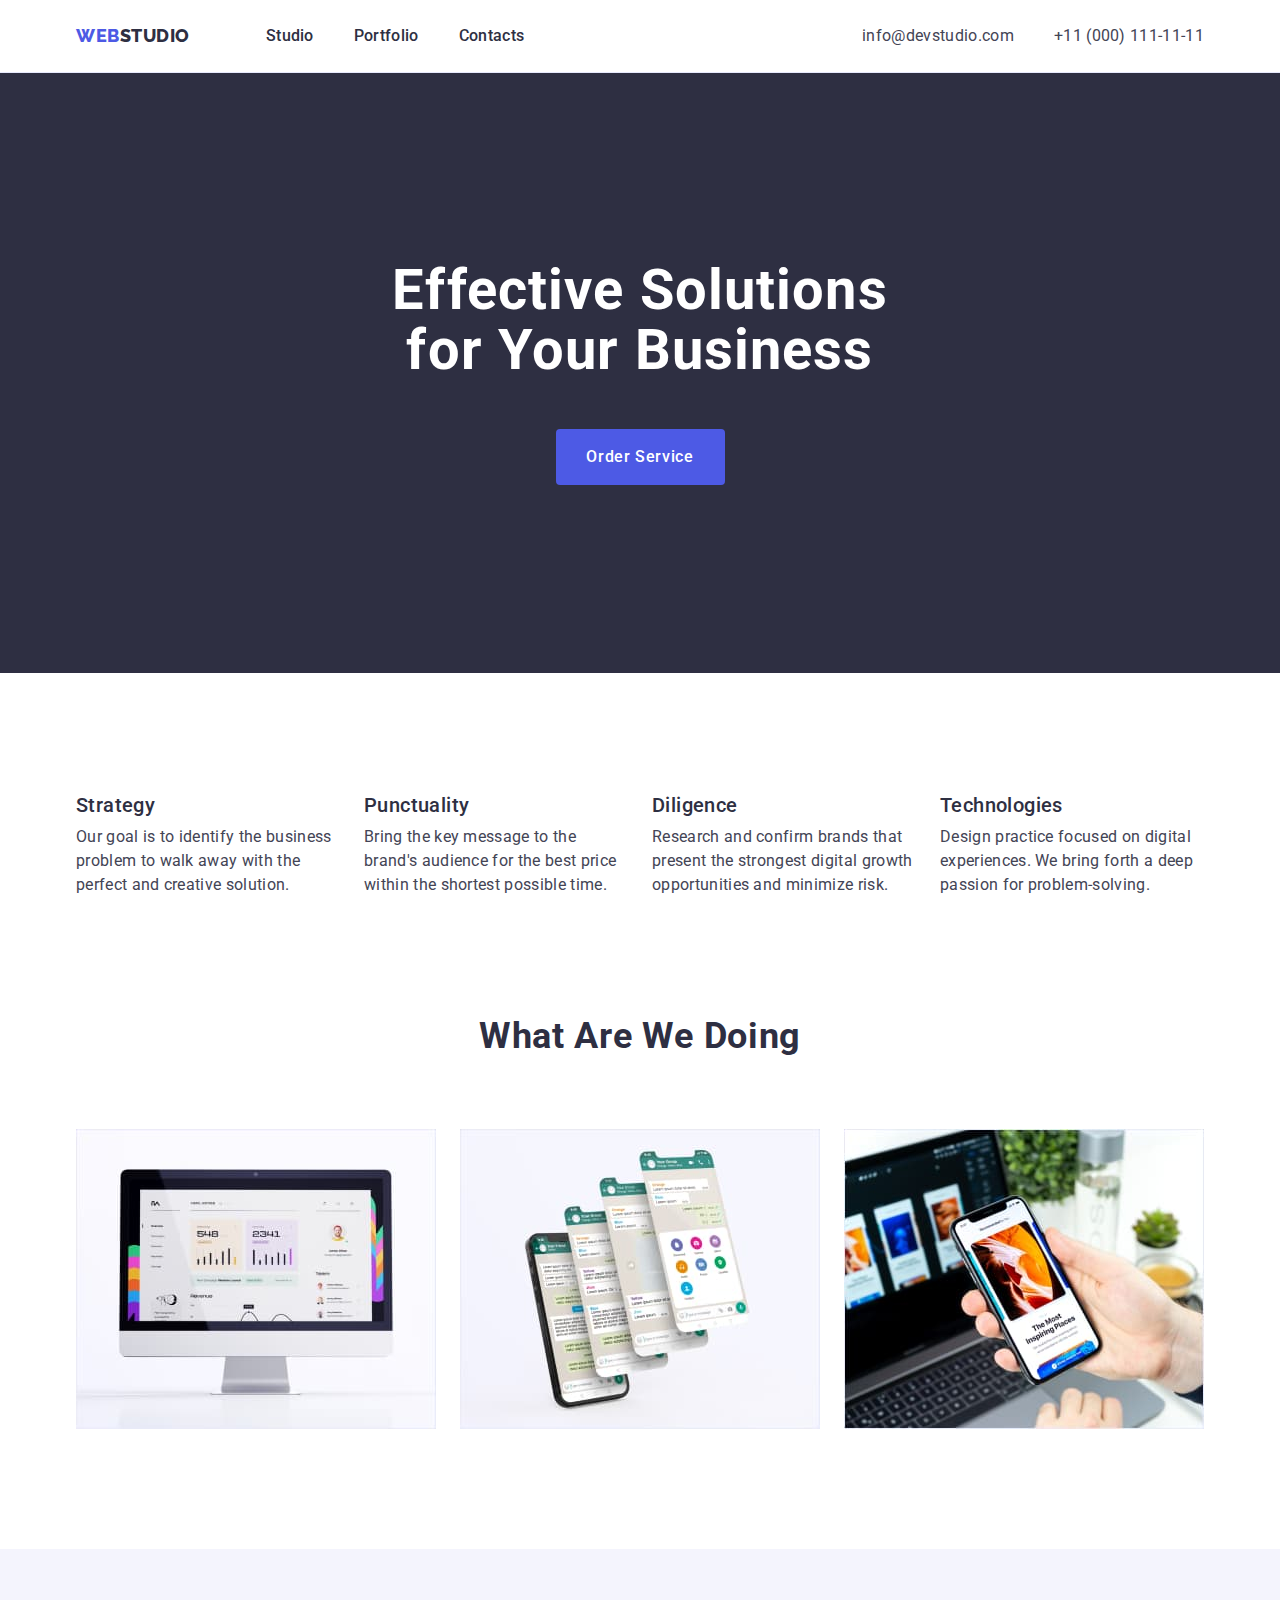
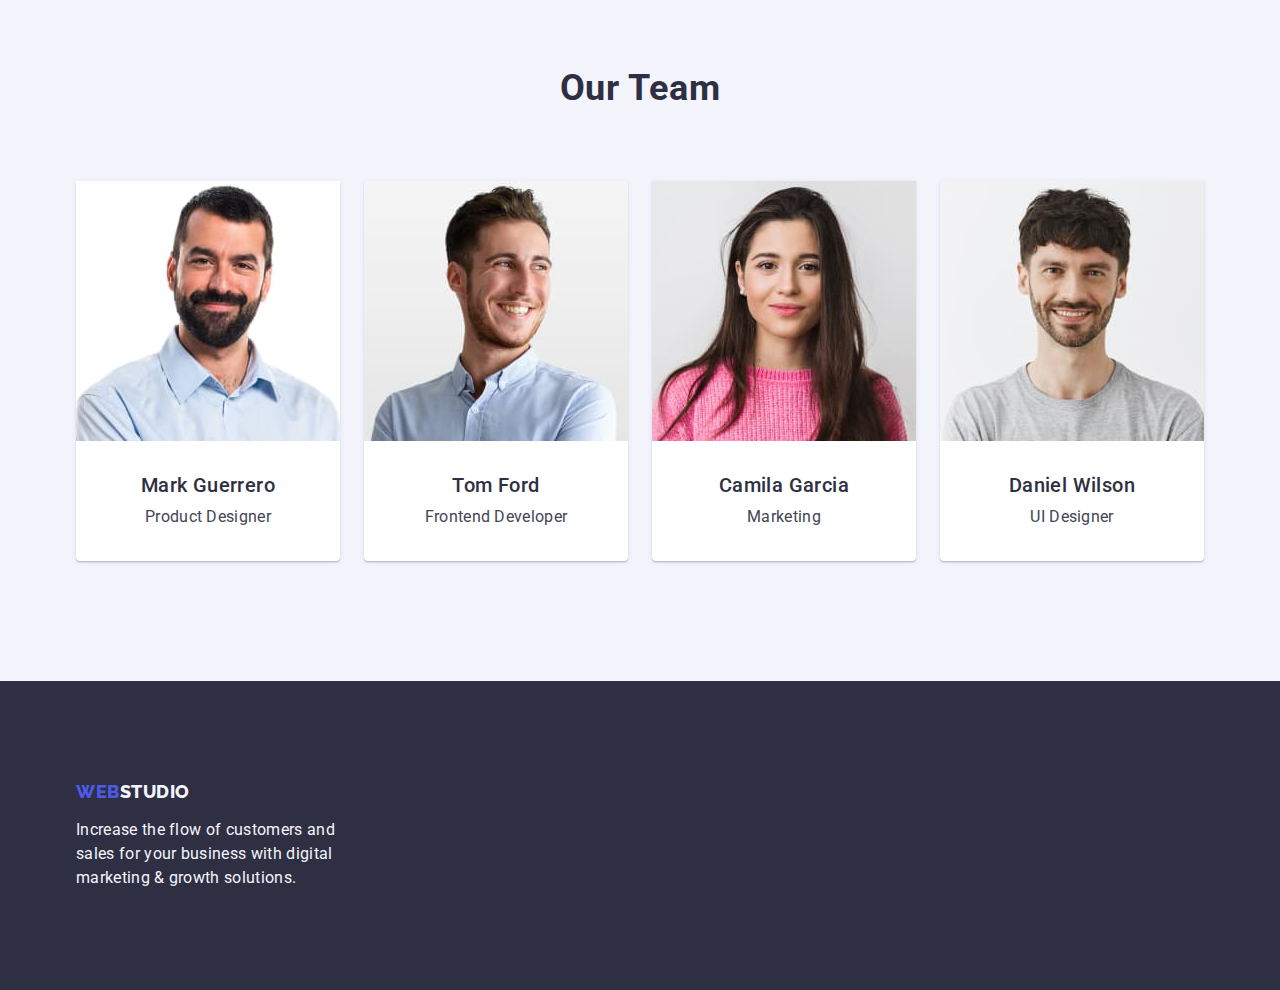
<file: index.html>
<!DOCTYPE html>
<html lang="en">
  <head>
    <meta charset="UTF-8" />
    <meta http-equiv="X-UA-Compatible" content="IE=edge" />
    <meta name="viewport" content="width=device-width, initial-scale=1.0" />
    <title>WebStudio</title>

    <!-- Fonts -->

    <link rel="preconnect" href="https://fonts.googleapis.com" />
    <link rel="preconnect" href="https://fonts.gstatic.com" crossorigin />
    <link
      href="https://fonts.googleapis.com/css2?family=Raleway:wght@800&family=Roboto:wght@400;500;700;900&display=swap"
      rel="stylesheet"
    />
    <link
      rel="stylesheet"
      href="https://cdn.jsdelivr.net/npm/modern-normalize@1.1.0/modern-normalize.min.css"
    />
    <link rel="stylesheet" href="./css/styles.css" />
  </head>
  <body>
    <header class="page-header link">
      <!-- Navigation -->
      <div class="container container-flex">
        <nav class="navigation">
          <a href="./index.html" class="logo link"
            >Web <span class="black-logo link">Studio</span></a
          >
          <ul class="site-nav list">
            <li class="item">
              <a class="header-link link" href="./index.html">Studio</a>
            </li>
            <li class="item">
              <a class="header-link link" href="./portfolio.html">Portfolio</a>
            </li>
            <li class="item">
              <a class="header-link link" href="">Contacts</a>
            </li>
          </ul>
        </nav>

        <!-- contacts -->

        <address class="header-adress">
          <ul class="header-list list">
            <li>
              <a class="contacts link" href="mailto:info@devstudio.com"
                >info@devstudio.com</a
              >
            </li>
            <li>
              <a class="contacts link" href="tel:+110001111111"
                >+11 (000) 111-11-11</a
              >
            </li>
          </ul>
        </address>
      </div>
    </header>

    <main>
      <!-- section 1 -->
      <section class="first-section">
        <div class="container">
          <h1 class="title">Effective Solutions for Your Business</h1>
          <button type="button" class="btn">Order Service</button>
        </div>
      </section>
      <!-- section 2 -->
      <section class="second-section">
        <div class="container">
          <h2 class="title-hidden" hidden>features</h2>
          <ul class="second-list list">
            <li class="second-item">
              <h3 class="title-page">Strategy</h3>
              <p class="info-text">
                Our goal is to identify the business problem to walk away with
                the perfect and creative solution.
              </p>
            </li>
            <li class="second-item">
              <h3 class="title-page">Punctuality</h3>
              <p class="info-text">
                Bring the key message to the brand's audience for the best price
                within the shortest possible time.
              </p>
            </li>
            <li class="second-item">
              <h3 class="title-page">Diligence</h3>
              <p class="info-text">
                Research and confirm brands that present the strongest digital
                growth opportunities and minimize risk.
              </p>
            </li>
            <li class="second-item">
              <h3 class="title-page">Technologies</h3>
              <p class="info-text">
                Design practice focused on digital experiences. We bring forth a
                deep passion for problem-solving.
              </p>
            </li>
          </ul>
        </div>
      </section>
      <!-- section 3 -->
      <section class="section-three">
        <div class="container">
          <h2 class="title-header">What are we doing</h2>
          <ul class="third-list list">
            <li class="third-item">
              <img
                src="./images/image-1.jpg"
                alt="image iMAC"
                width="360"
                height="300"
              />
            </li>
            <li class="third-item">
              <img
                src="./images/image-2.jpg"
                alt="image iphone"
                width="360"
                height="300"
              />
            </li>
            <li class="third-item">
              <img
                src="./images/image-3.jpg"
                alt="image iphone and macbook"
                width="360"
                height="300"
              />
            </li>
          </ul>
        </div>
      </section>
      <!-- section 4 -->
      <section class="team">
        <div class="container">
          <h2 class="team-title">Our Team</h2>
          <ul class="list-team list">
            <li class="section-img">
              <img
                src="./images/img-1.jpg"
                alt="Mark Guerrero"
                width="264"
                height="260"
              />
              <div class="team-info">
                <h3 class="title-page">Mark Guerrero</h3>
                <p class="info-text">Product Designer</p>
              </div>
            </li>
            <li class="section-img">
              <img
                src="./images/img-2.jpg"
                alt="Tom Ford"
                width="264"
                height="260"
              />
              <div class="team-info">
                <h3 class="title-page">Tom Ford</h3>
                <p class="info-text">Frontend Developer</p>
              </div>
            </li>
            <li class="section-img">
              <img
                src="./images/img-3.jpg"
                alt="Camila Garcia"
                width="264"
                height="260"
              />
              <div class="team-info">
                <h3 class="title-page">Camila Garcia</h3>
                <p class="info-text">Marketing</p>
              </div>
            </li>
            <li class="section-img">
              <img
                src="./images/img-4.jpg"
                alt="Daniel Wilson"
                width="264"
                height="260"
              />
              <div class="team-info">
                <h3 class="title-page">Daniel Wilson</h3>
                <p class="info-text">UI Designer</p>
              </div>
            </li>
          </ul>
        </div>
      </section>
    </main>
    <footer class="footer">
      <div class="container">
        <a href="./index.html" class="footer-logo link"
          >Web<span class="white-logo link">Studio</span></a
        >
        <p class="footer-text">
          Increase the flow of customers and sales for your business with
          digital marketing & growth solutions.
        </p>
      </div>
    </footer>
  </body>
</html>
</file>
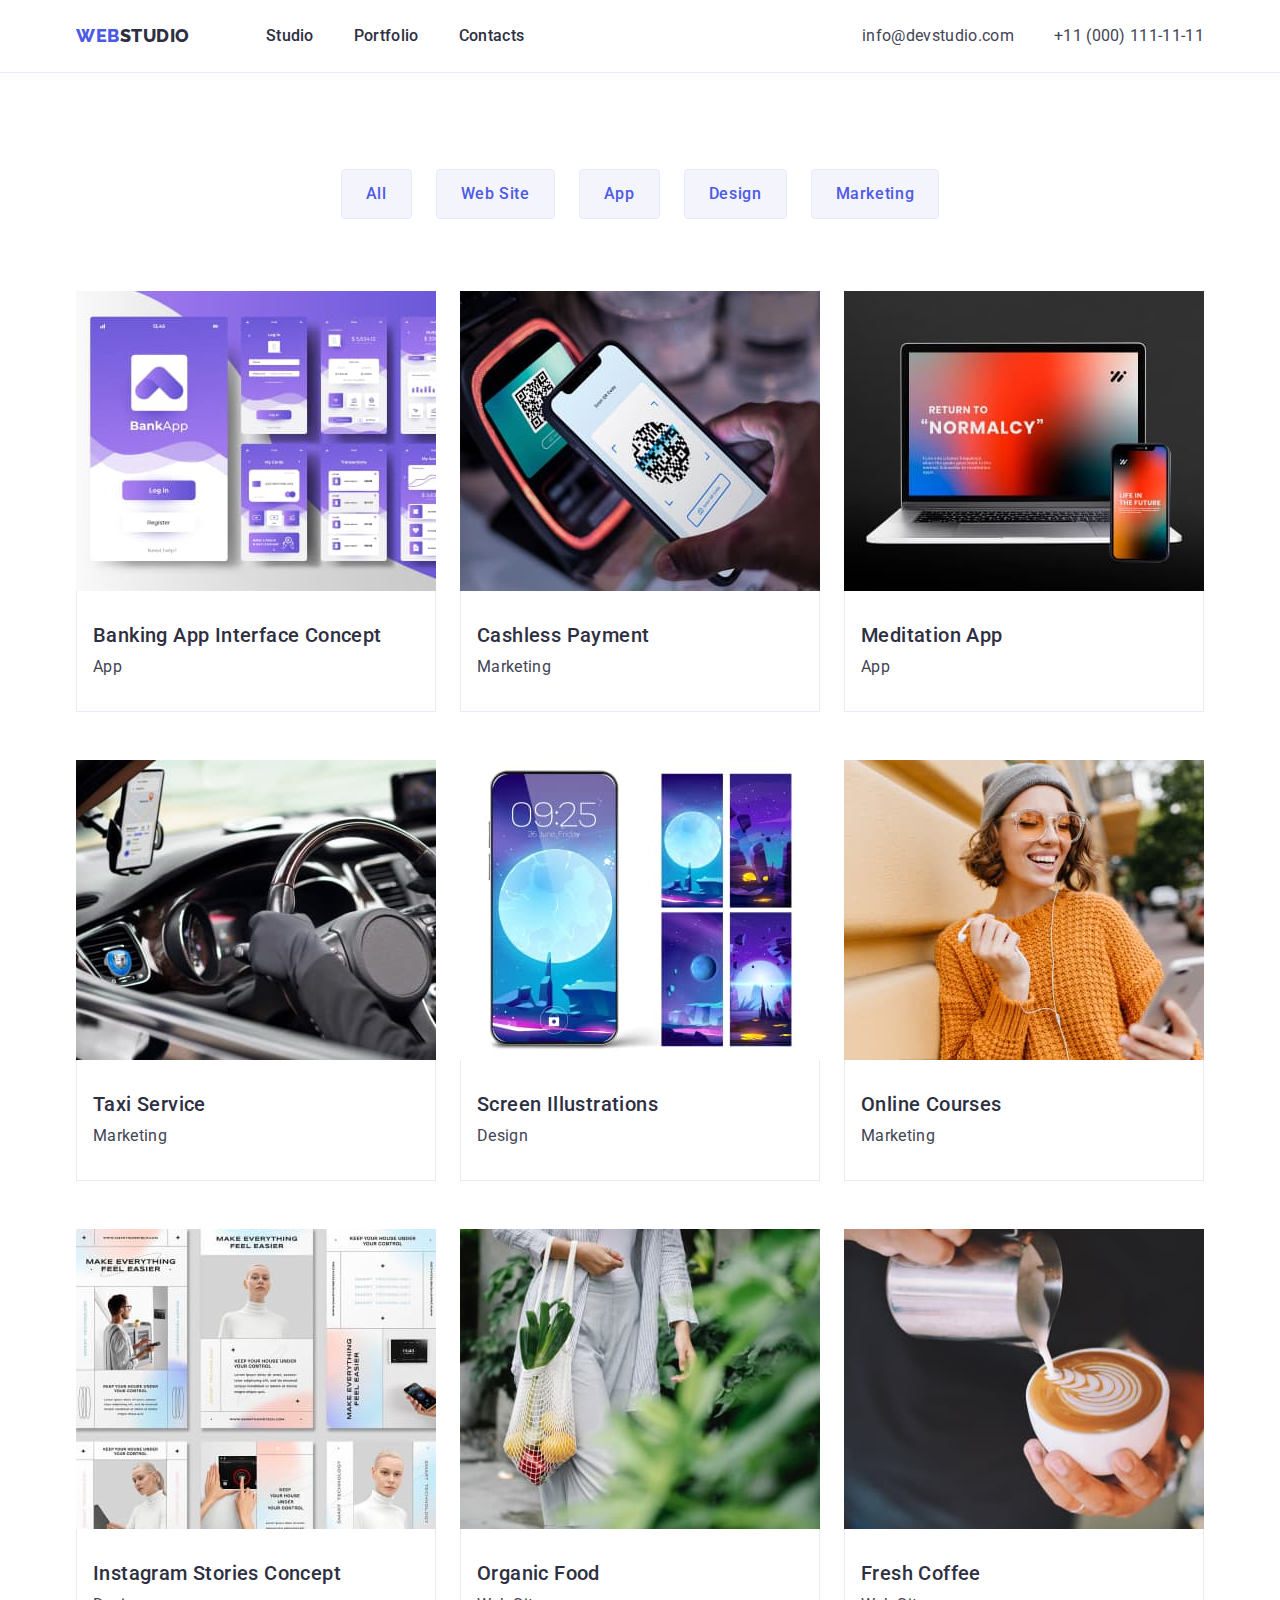
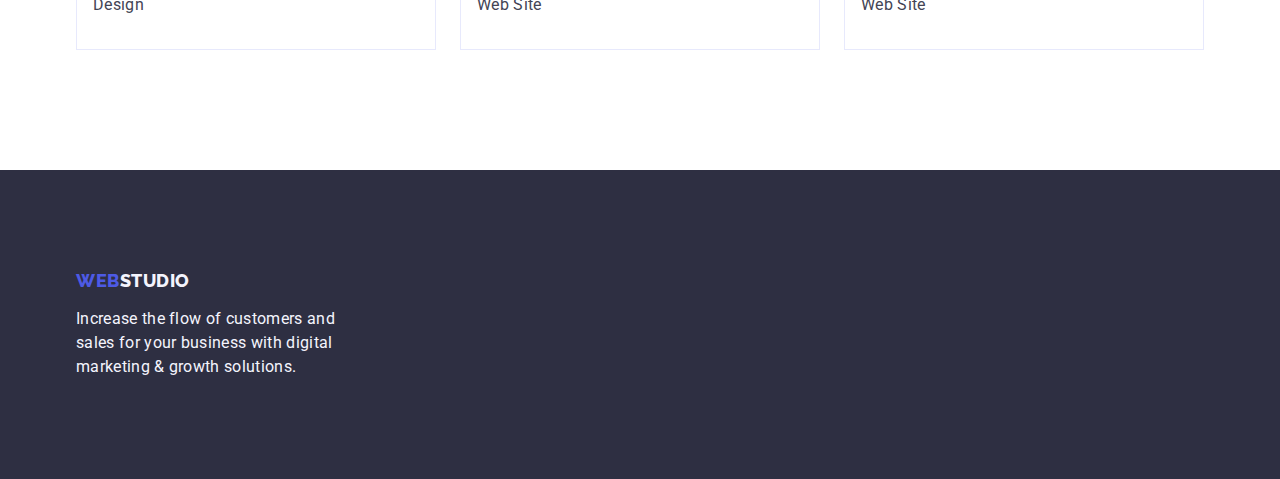
<file: portfolio.html>
<!DOCTYPE html>
<html lang="en">
  <head>
    <meta charset="UTF-8" />
    <meta http-equiv="X-UA-Compatible" content="IE=edge" />
    <meta name="viewport" content="width=device-width, initial-scale=1.0" />
    <title>WebStudio</title>

    <!-- Fonts -->

    <link rel="preconnect" href="https://fonts.googleapis.com" />
    <link rel="preconnect" href="https://fonts.gstatic.com" crossorigin />
    <link
      href="https://fonts.googleapis.com/css2?family=Raleway:wght@800&family=Roboto:wght@400;500;700;900&display=swap"
      rel="stylesheet"
    />
    <link
      rel="stylesheet"
      href="https://cdn.jsdelivr.net/npm/modern-normalize@1.1.0/modern-normalize.min.css"
    />
    <link rel="stylesheet" href="./css/styles.css" />
  </head>
  <body>
    <header class="page-header link">
      <!-- Navigation -->
      <div class="container container-flex">
        <nav class="navigation">
          <a href="./index.html" class="logo link"
            >Web <span class="black-logo link">Studio</span></a
          >
          <ul class="site-nav list">
            <li class="item">
              <a class="header-link link" href="./index.html">Studio</a>
            </li>
            <li class="item">
              <a class="header-link link" href="./portfolio.html">Portfolio</a>
            </li>
            <li class="item">
              <a class="header-link link" href="">Contacts</a>
            </li>
          </ul>
        </nav>

        <!-- contacts -->

        <address class="header-adress">
          <ul class="header-list list">
            <li>
              <a class="contacts link" href="mailto:info@devstudio.com"
                >info@devstudio.com</a
              >
            </li>
            <li>
              <a class="contacts link" href="tel:+110001111111"
                >+11 (000) 111-11-11</a
              >
            </li>
          </ul>
        </address>
      </div>
    </header>
    <main>
      <!-- Section 1 -->
      <section class="main-section">
        <div class="container section-container">
          <h1 hidden>features</h1>
          <!--btn -->
          <ul class="first-list list">
            <li><button class="site-btn" type="button">All</button></li>
            <li><button class="site-btn" type="button">Web Site</button></li>
            <li><button class="site-btn" type="button">App</button></li>
            <li><button class="site-btn" type="button">Design</button></li>
            <li><button class="site-btn" type="button">Marketing</button></li>
          </ul>

          <ul class="section-list list">
            <li class="section-item">
              <a class="link" href="./images/banking.jpg">
                <img
                  src="./images/banking.jpg"
                  alt="Banking App Interface Concept"
                  width="360"
                  height="300"
                />
                <div class="section-link">
                  <h2 class="portfolio-card">Banking App Interface Concept</h2>
                  <p class="portfolio-info">App</p>
                </div>
              </a>
            </li>
            <li class="section-item">
              <a class="link" href="">
                <img
                  src="./images/cashless.jpg"
                  alt="Cashless Payment"
                  width="360"
                  height="300"
                />
                <div class="section-link">
                  <h2 class="portfolio-card">Cashless Payment</h2>
                  <p class="portfolio-info">Marketing</p>
                </div>
              </a>
            </li>
            <li class="section-item">
              <a class="link" href="">
                <img
                  src="./images/mediation.jpg"
                  alt="Meditation App"
                  width="360"
                  height="300"
                />
                <div class="section-link">
                  <h2 class="portfolio-card">Meditation App</h2>
                  <p class="portfolio-info">App</p>
                </div>
              </a>
            </li>
            <li class="section-item">
              <a class="link" href="">
                <img
                  src="./images/taxi.jpg"
                  alt="Taxi Service"
                  width="360"
                  height="300"
                />
                <div class="section-link">
                  <h2 class="portfolio-card">Taxi Service</h2>
                  <p class="portfolio-info">Marketing</p>
                </div>
              </a>
            </li>
            <li class="section-item">
              <a class="link" href="">
                <img
                  src="./images/screen.jpg"
                  alt="Screen Illustrations"
                  width="360"
                  height="300"
                />
                <div class="section-link">
                  <h2 class="portfolio-card">Screen Illustrations</h2>
                  <p class="portfolio-info">Design</p>
                </div>
              </a>
            </li>
            <li class="section-item">
              <a class="link" href="">
                <img
                  src="./images/online.jpg"
                  alt="Online Courses"
                  width="360"
                  height="300"
                />
                <div class="section-link">
                  <h2 class="portfolio-card">Online Courses</h2>
                  <p class="portfolio-info">Marketing</p>
                </div>
              </a>
            </li>
            <li class="section-item">
              <a class="link" href="">
                <img
                  src="./images/instagram.jpg"
                  alt="Instagram Stories Concept"
                  width="360"
                  height="300"
                />
                <div class="section-link">
                  <h2 class="portfolio-card">Instagram Stories Concept</h2>
                  <p class="portfolio-info">Design</p>
                </div>
              </a>
            </li>
            <li class="section-item">
              <a class="link" href="">
                <img
                  src="./images/organic.jpg"
                  alt="Organic Food"
                  width="360"
                  height="300"
                />
                <div class="section-link">
                  <h2 class="portfolio-card">Organic Food</h2>
                  <p class="portfolio-info">Web Site</p>
                </div>
              </a>
            </li>
            <li class="section-item">
              <a class="link" href="">
                <img
                  src="./images/fresh.jpg"
                  alt="Fresh Coffee"
                  width="360"
                  height="300"
                />
                <div class="section-link">
                  <h2 class="portfolio-card">Fresh Coffee</h2>
                  <p class="portfolio-info">Web Site</p>
                </div>
              </a>
            </li>
          </ul>
        </div>
      </section>
    </main>
    <footer class="footer">
      <div class="container">
        <a href="./index.html" class="footer-logo link"
          >Web<span class="white-logo link">Studio</span></a
        >
        <p class="footer-text">
          Increase the flow of customers and sales for your business with
          digital marketing & growth solutions.
        </p>
      </div>
    </footer>
  </body>
</html>
</file>
<file: css/styles.css>
body {
  font-family: Roboto, sans-serif;
  color: #434455;
  background-color: #ffffff;
  font-size: 16px;
}
:root {
  --color-iris: #4d5ae5;
  --color-ocean: #404bbf;
  --color-navy-blue: #2e2f42;
  --color-green: #31d0aa;
  --color-slate: #434455;
  --color-light-slate: #8e8f99;
  --color-cornflower: #e7e9fc;
  --color-cloud: #f4f4fd;
  --color-navy-blue-modal: #2e2f42;
  --color-grey: #2e2f42;
  --color-white: #ffffff;
  --color-dairy: #fcfcfc;
}
/* reset start */
h1,
h2,
h3,
h4,
h5,
h6,
p {
  margin: 0;
}

.link {
  text-decoration: none;
}
.list {
  list-style: none;
  padding: 0;
  margin: 0;
}
button {
  font-family: inherit;
  cursor: pointer;
}
img {
  display: block;
  max-width: 100%;
  height: auto;
}
/* reset end */

.container {
  width: 1158px;
  align-items: center;
  padding-left: 15px;
  padding-right: 15px;
  margin-left: auto;
  margin-right: auto;
}
.container-flex {
  display: flex;
  text-align: center;
}

/* header  */
.navigation {
  display: flex;
  align-items: center;
}

.page-header {
  border-bottom: 1px solid #e7e9fc;
  margin: 0;
}
.logo {
  margin-right: 76px;
  font-family: Raleway, sans-serif;
  font-weight: 800;
  font-size: 18px;
  line-height: 1.17;
  display: flex;
  align-items: center;
  letter-spacing: 0.03em;
  text-transform: uppercase;
  text-decoration: none;
  color: var(--color-iris);
}
.black-logo {
  font-family: Raleway, sans-serif;
  font-style: normal;
  font-weight: 800;
  font-size: 18px;
  line-height: 1.17;
  display: flex;
  align-items: center;
  letter-spacing: 0.03em;
  text-transform: uppercase;
  color: var(--color-navy-blue);
}

.site-nav {
  display: flex;
  gap: 40px;
  padding: 0;
}
.item {
  padding-top: 24px;
  padding-bottom: 24px;
}
/* .site-nav .item {
  display: flex;
  margin-right: 40px;
}
.site-nav .item:last-child {
  margin-right: 0;
} */

/* .site-nav .item:not(:last-child) {
  margin-right: 40px;
} */

.header-item {
}
.header-link {
  font-weight: 500;
  font-size: 16px;
  color: var(--color-navy-blue);
  line-height: 1.5;
  letter-spacing: 0.02em;
  padding: 24px 0;
}

.header-link:hover,
.header-link:focus {
  font-family: "Roboto";
  font-style: normal;
  font-weight: 500;
  font-size: 16px;
  line-height: 24px;
  letter-spacing: 0.02em;
  text-decoration: underline;
  color: var(--color-ocean);
}
.header-adress {
  font-style: normal;
  text-decoration: none;
  display: flex;
  gap: 40px;
  margin-left: auto;
}
.header-list {
  display: flex;
  padding: 0;
  gap: 40px;
}
.contacts {
  font-size: 16px;
  line-height: 1.5;
  letter-spacing: 0.02em;
  color: var(--color-slate);
}
.contacts:hover,
.contacts:focus {
  color: var(--color-ocean);
}

/* section 1 */
.first-section {
  background-color: var(--color-grey);
  padding: 188px 0;
}
.title {
  font-weight: 700;
  font-size: 56px;
  line-height: 1.07;
  text-align: center;
  letter-spacing: 0.02em;
  color: var(--color-white);
  max-width: 496px;
  margin-left: auto;
  margin-right: auto;
  margin-bottom: 48px;
}
.btn {
  background-color: var(--color-iris);
  font-family: Roboto, sans-serif;
  font-weight: 500;
  font-size: 16px;
  line-height: 1.5;
  letter-spacing: 0.04em;
  color: var(--color-white);
  display: block;
  min-width: 169px;
  height: 56px;
  border: none;
  border-radius: 4px;
  cursor: pointer;
  margin-left: auto;
  margin-right: auto;
}
.btn:hover,
.btn:focus {
  background-color: var(--color-ocean);
  cursor: pointer;
}

.site-btn {
  font-family: "Roboto", sans-serif;
  font-style: normal;
  font-weight: 500;
  font-size: 16px;
  line-height: 1.5;
  display: flex;
  align-items: center;
  text-align: center;
  letter-spacing: 0.04em;
  color: var(--color-iris);
  border-radius: 4px;
  flex: none;
  order: 1;
  flex-grow: 0;
  background: var(--color-cloud);
  cursor: pointer;
  padding: 12px 24px;
  border: 1px solid var(--color-cornflower);
}
.site-btn:hover,
.site-btn:focus {
  color: var(--color-white);
  background-color: var(--color-ocean);
  border: 1px solid transparent;
}

.title-header {
  font-weight: 700;
  font-size: 36px;
  line-height: 1.11;
  text-align: center;
  letter-spacing: 0.02em;
  text-transform: capitalize;
  color: var(--color-navy-blue);
  background-color: var(--color-white);
  margin-bottom: 72px;
}
.team-title {
  font-weight: 700;
  font-size: 36px;
  line-height: 1.11;
  text-align: center;
  letter-spacing: 0.02em;
  text-transform: capitalize;
  color: var(--color-navy-blue);
  margin-bottom: 72px;
}
.main-section {
  padding-top: 96px;
  padding-bottom: 120px;
}
.first-list {
  display: flex;
  justify-content: center;
  gap: 24px;
  margin-bottom: 72px;
}
.section-list {
  display: flex;
  flex-wrap: wrap;
  column-gap: 24px;
  row-gap: 48px;
}
.section-item {
  /* width: calc((100%-48px) / 3); */
}
.section-link {
  padding: 32px 16px;
  border: 1px solid #e7e9fc;
  border-top: none;
}
.section-container {
}
/* section 2 */
.second-section {
  padding: 120px 0;
}
.second-list {
  display: flex;
  gap: 24px;
}
.second-item {
  width: calc((100% - 3 * 24px) / 4);
}

.title-hidden {
}
.title-page {
  margin-bottom: 8px;
  font-weight: 500;
  font-size: 20px;
  line-height: 1.2;
  letter-spacing: 0.02em;
  color: var(--color-navy-blue);
}
.portfolio-card {
  margin-bottom: 8px;
  font-weight: 500;
  font-size: 20px;
  line-height: 1.2;
  letter-spacing: 0.02em;
  color: var(--color-navy-blue);
}
.info-text {
  font-size: 16px;
  line-height: 1.5;
  letter-spacing: 0.02em;
  color: var(--color-slate);
}
.portfolio-info {
  font-size: 16px;
  line-height: 1.5;
  letter-spacing: 0.02em;
  color: var(--color-slate);
}
/* section 3 */
.section-three {
  padding-bottom: 120px;
}
.third-list {
  display: flex;
  gap: 24px;
}
.third-item {
  width: calc((100%-48px) / 3);
}
/* section 4 */
.list-team {
  display: flex;
  gap: 24px;
  text-align: center;
}
.team {
  background-color: var(--color-cloud);
  color: var(--color-grey);
  padding-top: 120px;
  padding-bottom: 120px;
}

.section-img {
  background-color: #ffffff;
  box-shadow: 0px 1px 6px rgba(46, 47, 66, 0.08),
    0px 1px 1px rgba(46, 47, 66, 0.16), 0px 2px 1px rgba(46, 47, 66, 0.08);
  border-radius: 0px 0px 4px 4px;
  width: calc((100% - 72px) / 4);
}
.team-info {
  padding: 32px 16px;
  border-radius: 0px 0px 4px 4px;
}
/* footer */
.footer {
  background-color: var(--color-navy-blue);
  padding-top: 100px;
  padding-bottom: 100px;
}
.footer-logo {
  margin-right: 76px;
  font-family: Raleway, sans-serif;
  font-weight: 800;
  font-size: 18px;
  line-height: 1.17;
  align-items: center;
  letter-spacing: 0.03em;
  text-transform: uppercase;
  text-decoration: none;
  color: var(--color-iris);
  margin-bottom: 16px;
  display: inline-block;
}
.footer-link {
  display: inline-block;
}
.white-logo {
  font-family: "Raleway";
  font-style: normal;
  font-weight: 800;
  font-size: 18px;
  line-height: 1.17x;
  align-items: center;
  letter-spacing: 0.03em;
  text-transform: uppercase;
  color: var(--color-cloud);
  flex-direction: row;
  align-items: center;
  padding: 0px;
  margin: 0;
}
.footer-text {
  font-size: 16px;
  line-height: 1.5;
  letter-spacing: 0.02em;
  color: var(--color-cloud);
  text-decoration: none;
  width: 264px;
}

/* 
.visually-hidden {
  position: absolute;
  width: 1px;
  height: 1px;
  margin: -1px;
  border: 0;
  padding: 0;
  
  white-space: nowrap;
  clip-path: inset(100%);
  clip: rect(0 0 0 0);
  overflow: hidden;
} */
</file>
